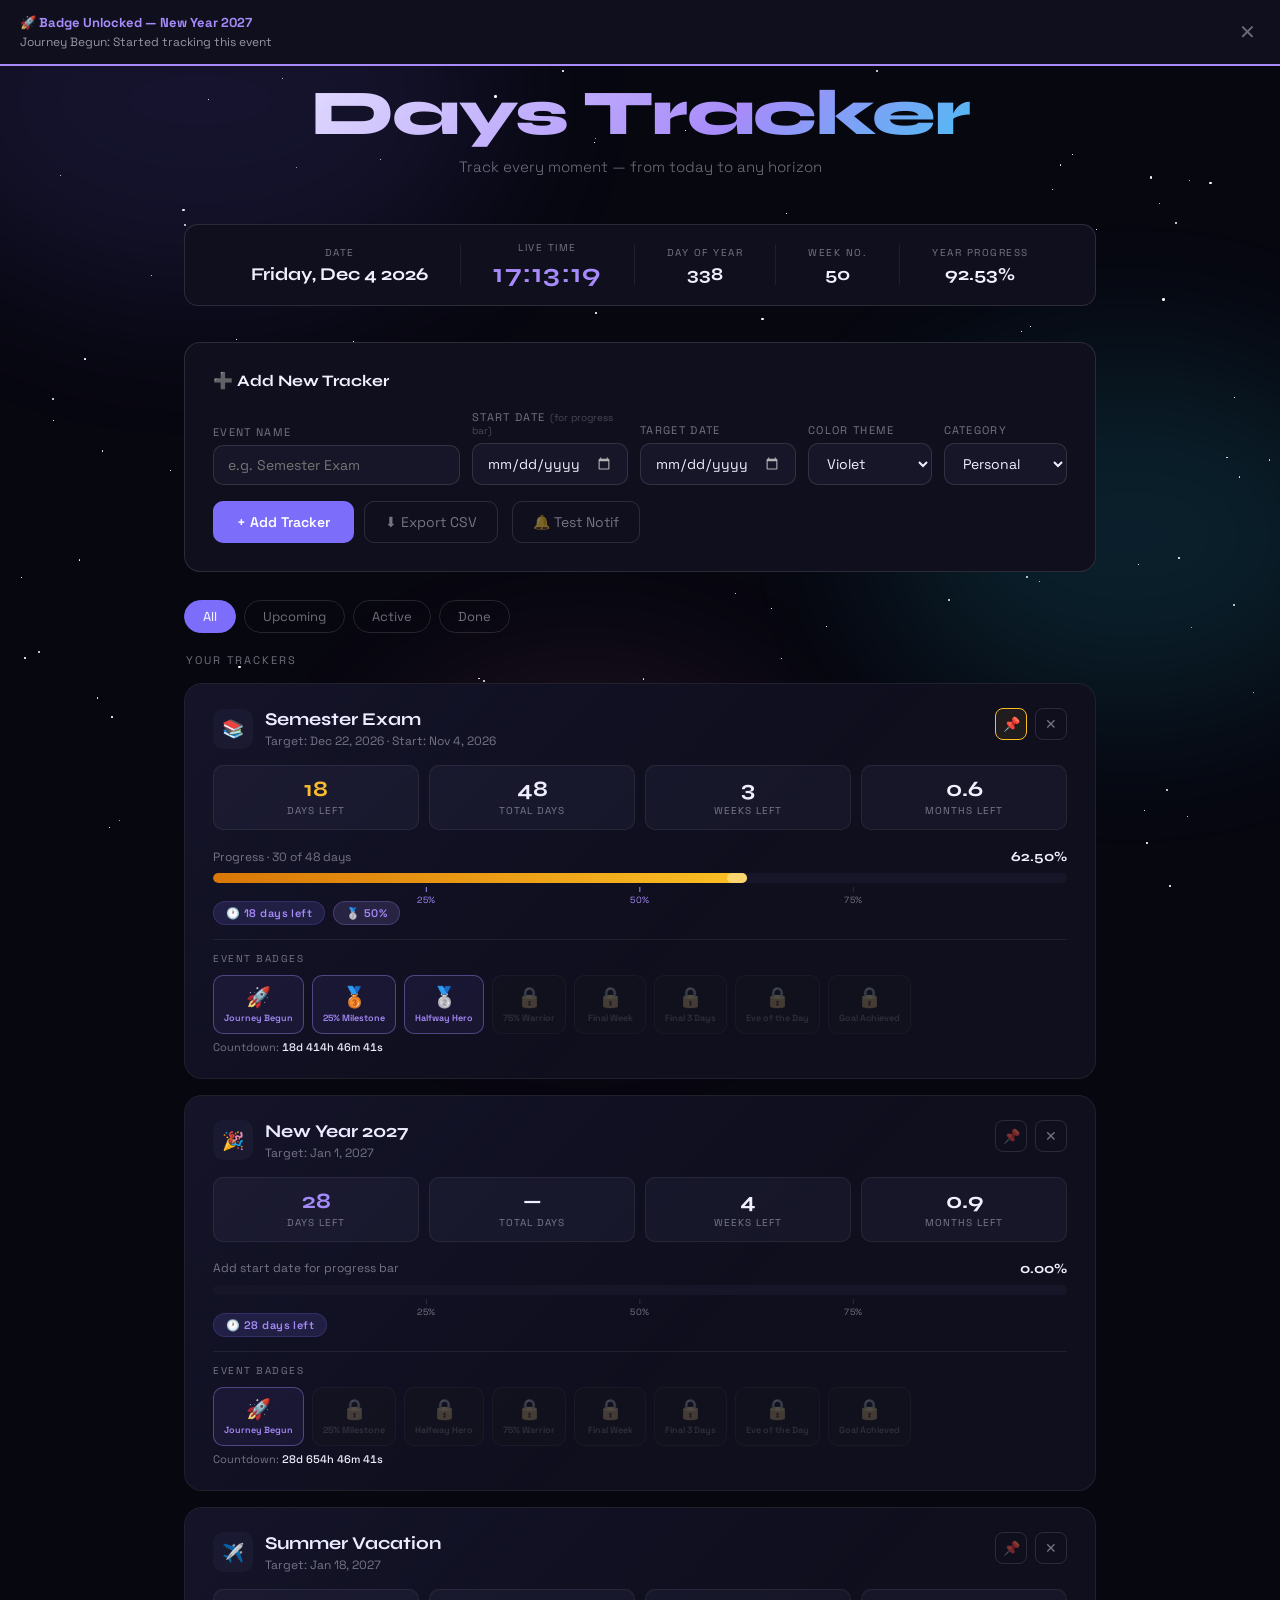
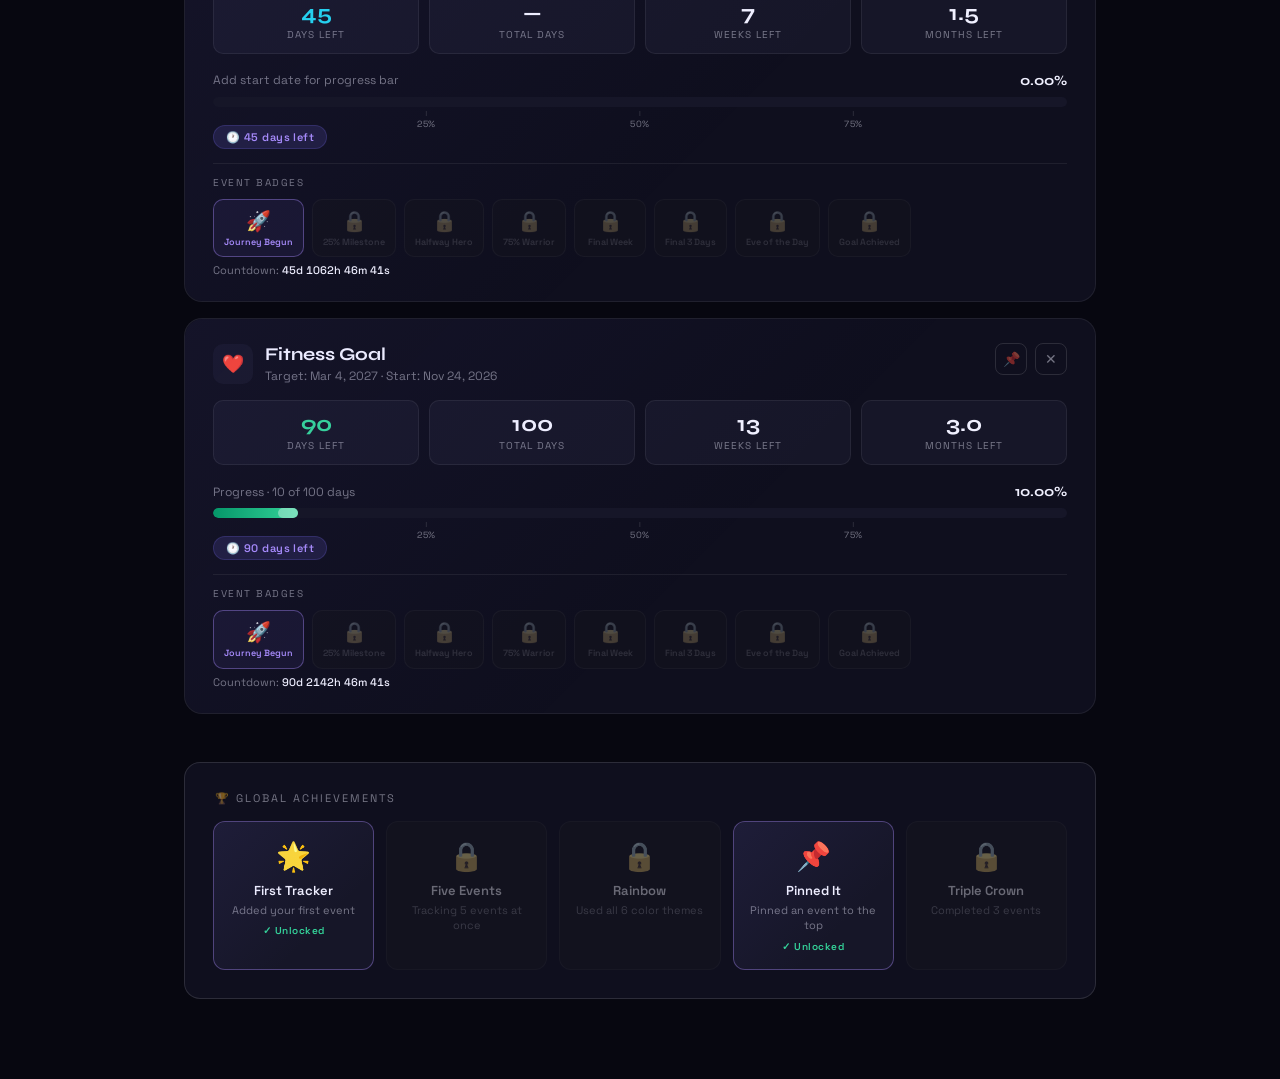
<file: index.html>
<head>
<meta charset="UTF-8">
<meta name="viewport" content="width=device-width, initial-scale=1.0">
<title>Chronos — Days Tracker</title>

<!-- PWA Manifest -->
<link rel="manifest" href="manifest.json">

<!-- Theme color -->
<meta name="theme-color" content="#070710">

<!-- PWA capable -->
<meta name="mobile-web-app-capable" content="yes">
<meta name="application-name" content="Chronos">

<!-- Icons -->
<link rel="icon" type="image/png" sizes="192x192" href="icon-192.png">
<link rel="icon" type="image/png" sizes="512x512" href="icon-512.png">

<!-- Home screen icon on Android -->
<link rel="apple-touch-icon" sizes="192x192" href="icon-192.png">

<!-- Windows tile -->
<meta name="msapplication-TileColor" content="#070710">
<meta name="msapplication-TileImage" content="icon-192.png">

<!-- Fonts -->
<link href="https://fonts.googleapis.com/css2?family=Space+Grotesk:wght@300;400;500;600;700&family=Syne:wght@400;700;800&display=swap" rel="stylesheet">

<!-- Styles -->
<link rel="stylesheet" href="style.css">

<!-- Register Service Worker -->
<script>
  if ('serviceWorker' in navigator) {
    window.addEventListener('load', function() {
      navigator.serviceWorker.register('./sw.js')
        .then(function(reg) {
          window._swReg = reg;
          console.log('SW registered:', reg.scope);
        })
        .catch(function(err) {
          console.log('SW failed:', err);
        });
    });
  }
</script>

</head>
<body>

<div id="stars"></div>
<div class="aurora aurora-1"></div>
<div class="aurora aurora-2"></div>
<div class="aurora aurora-3"></div>
<div id="confetti-container"></div>
<div id="alert-banner-container"></div>

<div class="container">

  <header>
    <div class="logo">Chronos</div>
    <h1>Days Tracker</h1>
    <p class="subtitle">Track every moment — from today to any horizon</p>
  </header>

  <!-- LIVE CLOCK -->
  <div class="clock-bar">
    <div class="clock-item">
      <div class="clock-label">Date</div>
      <div class="clock-value" id="cl-date">—</div>
    </div>
    <div class="clock-sep"></div>
    <div class="clock-item">
      <div class="clock-label">Live Time</div>
      <div class="clock-value time" id="cl-time">—</div>
    </div>
    <div class="clock-sep"></div>
    <div class="clock-item">
      <div class="clock-label">Day of Year</div>
      <div class="clock-value" id="cl-doy">—</div>
    </div>
    <div class="clock-sep"></div>
    <div class="clock-item">
      <div class="clock-label">Week No.</div>
      <div class="clock-value" id="cl-week">—</div>
    </div>
    <div class="clock-sep"></div>
    <div class="clock-item">
      <div class="clock-label">Year Progress</div>
      <div class="clock-value" id="cl-yearpct">—</div>
    </div>
  </div>

  <!-- ADD TRACKER -->
  <div class="add-section">
    <h2>➕ Add New Tracker</h2>
    <div class="form-row">
      <div class="form-group">
        <label>Event Name</label>
        <input type="text" id="inp-name" placeholder="e.g. Semester Exam" maxlength="40">
      </div>
      <div class="form-group">
        <label>Start Date <span class="optional">(for progress bar)</span></label>
        <input type="date" id="inp-start">
      </div>
      <div class="form-group">
        <label>Target Date</label>
        <input type="date" id="inp-date">
      </div>
      <div class="form-group">
        <label>Color Theme</label>
        <select id="inp-color">
          <option value="violet">Violet</option>
          <option value="cyan">Cyan</option>
          <option value="green">Green</option>
          <option value="amber">Amber</option>
          <option value="pink">Pink</option>
          <option value="red">Red</option>
        </select>
      </div>
      <div class="form-group">
        <label>Category</label>
        <select id="inp-category">
          <option value="personal">Personal</option>
          <option value="academic">Academic</option>
          <option value="work">Work</option>
          <option value="health">Health</option>
          <option value="travel">Travel</option>
          <option value="event">Event</option>
        </select>
      </div>
    </div>
    <div class="form-actions">
      <button class="btn-add" onclick="addTracker()">+ Add Tracker</button>
      <button class="btn-export" onclick="exportCSV()">⬇ Export CSV</button>
      <button class="btn-export" onclick="testNotification()" style="margin-left:4px">🔔 Test Notif</button>
    </div>
  </div>

  <!-- FILTER BAR -->
  <div class="filter-bar">
    <button class="filter-btn active" onclick="setFilter('all', this)">All</button>
    <button class="filter-btn" onclick="setFilter('upcoming', this)">Upcoming</button>
    <button class="filter-btn" onclick="setFilter('active', this)">Active</button>
    <button class="filter-btn" onclick="setFilter('done', this)">Done</button>
  </div>

  <div class="section-title">Your Trackers</div>

  <div id="trackers">
    <div id="empty">
      <div class="empty-icon">🕐</div>
      <p>No trackers yet — add one above</p>
    </div>
  </div>

  <!-- GLOBAL ACHIEVEMENTS -->
  <div class="achievements-panel">
    <div class="section-title" style="margin-bottom:16px">🏆 Global Achievements</div>
    <div id="achievements-grid" class="achievements-grid"></div>
  </div>

</div>

<div id="toast" class="toast"></div>

<script src="script.js"></script>
</body>
</html>
</file>
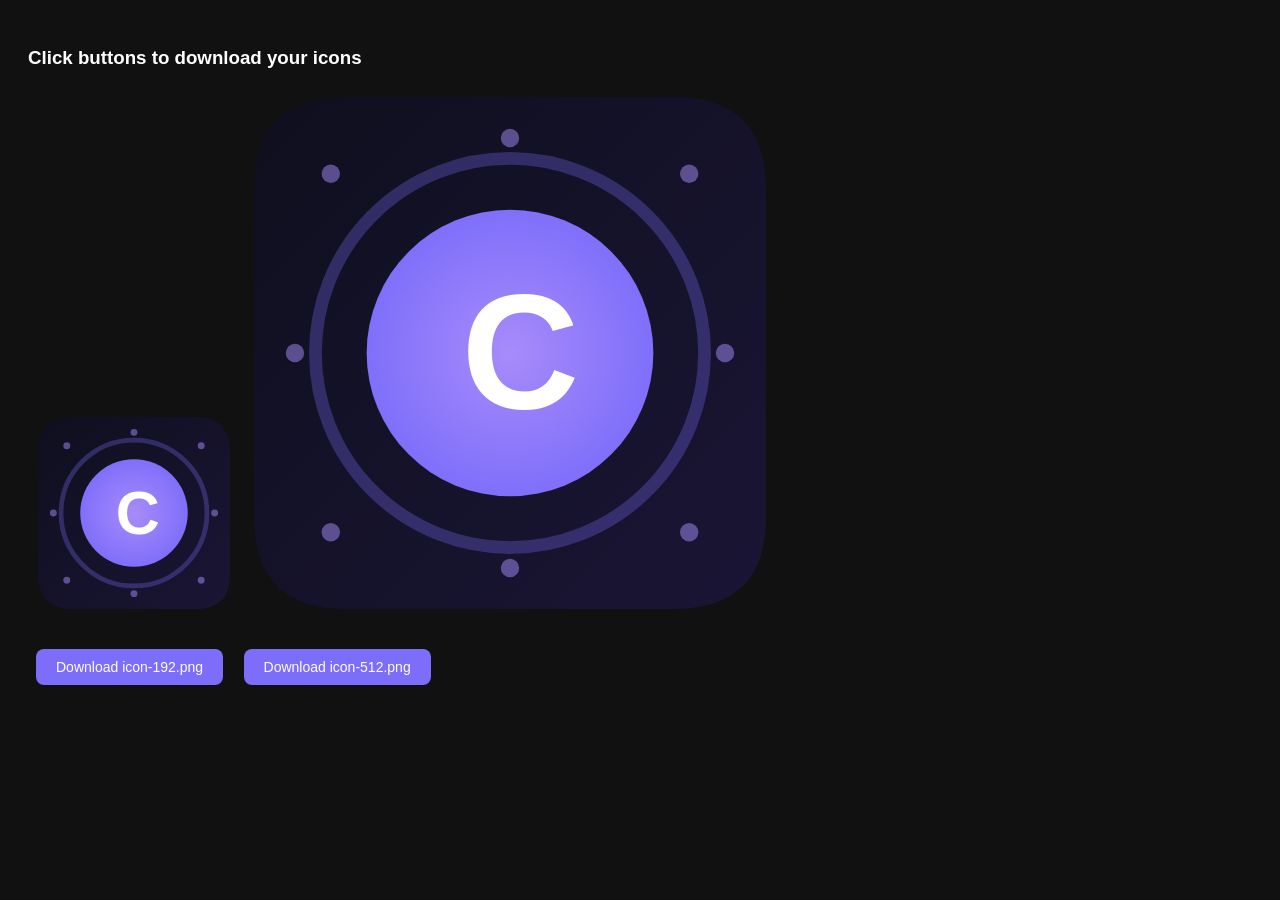
<file: create icon.html>
<!DOCTYPE html>
<html>
<head><title>Icon Generator</title></head>
<body style="background:#111;color:white;font-family:sans-serif;padding:20px">

<h3>Click buttons to download your icons</h3>

<canvas id="c192" width="192" height="192" style="border-radius:24px;margin:10px"></canvas>
<canvas id="c512" width="512" height="512" style="border-radius:24px;margin:10px"></canvas>

<br><br>
<button onclick="download('c192','icon-192.png')"
  style="padding:10px 20px;margin:8px;background:#7c6dfa;color:white;border:none;border-radius:8px;cursor:pointer;font-size:14px">
  Download icon-192.png
</button>
<button onclick="download('c512','icon-512.png')"
  style="padding:10px 20px;margin:8px;background:#7c6dfa;color:white;border:none;border-radius:8px;cursor:pointer;font-size:14px">
  Download icon-512.png
</button>

<script>
function drawIcon(canvasId, size) {
  var canvas = document.getElementById(canvasId);
  var ctx    = canvas.getContext('2d');
  var r      = size * 0.18; // corner radius

  // Background — dark purple rounded rect
  ctx.beginPath();
  ctx.moveTo(r, 0);
  ctx.lineTo(size - r, 0);
  ctx.quadraticCurveTo(size, 0, size, r);
  ctx.lineTo(size, size - r);
  ctx.quadraticCurveTo(size, size, size - r, size);
  ctx.lineTo(r, size);
  ctx.quadraticCurveTo(0, size, 0, size - r);
  ctx.lineTo(0, r);
  ctx.quadraticCurveTo(0, 0, r, 0);
  ctx.closePath();

  // Gradient background
  var grad = ctx.createLinearGradient(0, 0, size, size);
  grad.addColorStop(0, '#0f0f1e');
  grad.addColorStop(1, '#1a1535');
  ctx.fillStyle = grad;
  ctx.fill();

  // Outer glow ring
  ctx.beginPath();
  ctx.arc(size/2, size/2, size * 0.38, 0, Math.PI * 2);
  ctx.strokeStyle = 'rgba(124,109,250,0.3)';
  ctx.lineWidth = size * 0.025;
  ctx.stroke();

  // Inner circle
  var innerGrad = ctx.createRadialGradient(size/2, size/2, 0, size/2, size/2, size*0.3);
  innerGrad.addColorStop(0, '#a78bfa');
  innerGrad.addColorStop(1, '#7c6dfa');
  ctx.beginPath();
  ctx.arc(size/2, size/2, size * 0.28, 0, Math.PI * 2);
  ctx.fillStyle = innerGrad;
  ctx.fill();

  // Letter C
  ctx.font = 'bold ' + Math.floor(size * 0.32) + 'px Arial';
  ctx.fillStyle = 'white';
  ctx.textAlign = 'center';
  ctx.textBaseline = 'middle';
  ctx.fillText('C', size/2 + size*0.02, size/2 + size*0.02);

  // Small dots — decorative stars
  var dotPositions = [
    [0.15, 0.15], [0.85, 0.15],
    [0.15, 0.85], [0.85, 0.85],
    [0.5,  0.08], [0.08, 0.5],
    [0.92, 0.5],  [0.5,  0.92]
  ];
  for (var i = 0; i < dotPositions.length; i++) {
    ctx.beginPath();
    ctx.arc(
      dotPositions[i][0] * size,
      dotPositions[i][1] * size,
      size * 0.018, 0, Math.PI * 2
    );
    ctx.fillStyle = 'rgba(167,139,250,0.5)';
    ctx.fill();
  }
}

function download(canvasId, filename) {
  var canvas = document.getElementById(canvasId);
  var a      = document.createElement('a');
  a.download = filename;
  a.href     = canvas.toDataURL('image/png');
  a.click();
}

// Draw both
drawIcon('c192', 192);
drawIcon('c512', 512);
</script>
</body>
</html>
</file>
<file: style.css>
:root {
  --bg: #070710;
  --surface: #0f0f1e;
  --surface2: #161628;
  --border: rgba(255,255,255,0.07);
  --border2: rgba(255,255,255,0.12);
  --text: #f0f0ff;
  --muted: rgba(240,240,255,0.45);
  --accent: #7c6dfa;
  --accent2: #a78bfa;
  --cyan: #22d3ee;
  --green: #34d399;
  --amber: #fbbf24;
  --red: #f87171;
  --pink: #f472b6;
}

* { margin: 0; padding: 0; box-sizing: border-box; }

body {
  font-family: 'Space Grotesk', sans-serif;
  background: var(--bg);
  color: var(--text);
  min-height: 100vh;
  overflow-x: hidden;
}

/* ── STARS ── */
#stars {
  position: fixed; inset: 0; z-index: 0; pointer-events: none; overflow: hidden;
}
.star {
  position: absolute; border-radius: 50%; background: white;
  animation: twinkle var(--d, 3s) ease-in-out infinite var(--delay, 0s);
}
@keyframes twinkle {
  0%,100% { opacity: var(--min-op, 0.1); transform: scale(1); }
  50% { opacity: var(--max-op, 0.8); transform: scale(1.3); }
}

/* ── AURORA ── */
.aurora {
  position: fixed; z-index: 0; border-radius: 50%;
  filter: blur(80px); pointer-events: none; opacity: 0.12;
}
.aurora-1 { width:600px; height:400px; background:#7c6dfa; top:-100px; left:-100px; animation: drift1 18s ease-in-out infinite; }
.aurora-2 { width:500px; height:350px; background:#22d3ee; top:40%; right:-100px; animation: drift2 22s ease-in-out infinite; }
.aurora-3 { width:400px; height:300px; background:#f472b6; bottom:-80px; left:30%; animation: drift3 15s ease-in-out infinite; }
@keyframes drift1 { 0%,100%{transform:translate(0,0) scale(1)} 50%{transform:translate(60px,40px) scale(1.1)} }
@keyframes drift2 { 0%,100%{transform:translate(0,0) scale(1)} 50%{transform:translate(-50px,30px) scale(1.08)} }
@keyframes drift3 { 0%,100%{transform:translate(0,0) scale(1)} 50%{transform:translate(40px,-50px) scale(1.12)} }

/* ── LAYOUT ── */
.container {
  position: relative; z-index: 1;
  max-width: 960px; margin: 0 auto;
  padding: 48px 24px 80px;
}

/* ── HEADER ── */
header { text-align: center; margin-bottom: 48px; }
.logo {
  font-family: 'Syne', sans-serif; font-size: 13px; font-weight: 700;
  letter-spacing: 0.25em; text-transform: uppercase; color: var(--accent2); margin-bottom: 16px;
}
h1 {
  font-family: 'Syne', sans-serif; font-size: clamp(36px, 6vw, 64px);
  font-weight: 800; line-height: 1.05; letter-spacing: -0.02em;
  background: linear-gradient(135deg, var(--text) 0%, var(--accent2) 60%, var(--cyan) 100%);
  -webkit-background-clip: text; -webkit-text-fill-color: transparent;
  background-clip: text; margin-bottom: 10px;
}
.subtitle { color: var(--muted); font-size: 15px; font-weight: 300; }

/* ── CLOCK BAR ── */
.clock-bar {
  display: flex; align-items: center; justify-content: center;
  flex-wrap: wrap; gap: 20px 32px;
  background: var(--surface); border: 0.5px solid var(--border2);
  border-radius: 14px; padding: 16px 28px; margin-bottom: 36px;
}
.clock-item { text-align: center; }
.clock-label { font-size: 10px; letter-spacing: 0.15em; text-transform: uppercase; color: var(--muted); margin-bottom: 4px; }
.clock-value { font-family: 'Syne', sans-serif; font-size: 18px; font-weight: 700; color: var(--text); }
.clock-value.time { font-size: 26px; color: var(--accent2); letter-spacing: 0.05em; }
.clock-sep { width: 1px; height: 40px; background: var(--border); }

/* ── ADD SECTION ── */
.add-section {
  background: var(--surface); border: 0.5px solid var(--border2);
  border-radius: 16px; padding: 28px; margin-bottom: 28px;
}
.add-section h2 { font-family: 'Syne', sans-serif; font-size: 16px; font-weight: 700; margin-bottom: 20px; }
.form-row {
  display: grid;
  grid-template-columns: 2fr 1fr 1fr 1fr 1fr;
  gap: 12px; align-items: end; margin-bottom: 16px;
}
.form-group { display: flex; flex-direction: column; gap: 6px; }
.form-group label { font-size: 11px; letter-spacing: 0.12em; text-transform: uppercase; color: var(--muted); }
.optional { font-size: 10px; color: rgba(240,240,255,0.25); text-transform: none; letter-spacing: 0; }
.form-group input,
.form-group select {
  background: var(--surface2); border: 0.5px solid var(--border2);
  color: var(--text); border-radius: 10px; padding: 10px 14px;
  font-family: 'Space Grotesk', sans-serif; font-size: 14px;
  outline: none; transition: border-color 0.2s;
}
.form-group input:focus,
.form-group select:focus { border-color: var(--accent); }
.form-group input[type="date"]::-webkit-calendar-picker-indicator { filter: invert(0.7); }
.form-group select option { background: #161628; }
.form-actions { display: flex; gap: 10px; }
.btn-add {
  background: var(--accent); color: white; border: none; border-radius: 10px;
  padding: 11px 24px; font-family: 'Space Grotesk', sans-serif;
  font-size: 14px; font-weight: 600; cursor: pointer;
  transition: opacity 0.2s, transform 0.15s;
}
.btn-add:hover { opacity: 0.85; transform: translateY(-1px); }
.btn-add:active { transform: scale(0.97); }
.btn-export {
  background: transparent; color: var(--muted); border: 0.5px solid var(--border2);
  border-radius: 10px; padding: 11px 20px;
  font-family: 'Space Grotesk', sans-serif; font-size: 14px; cursor: pointer;
  transition: border-color 0.2s, color 0.2s;
}
.btn-export:hover { border-color: var(--cyan); color: var(--cyan); }

/* ── FILTER BAR ── */
.filter-bar {
  display: flex; gap: 8px; margin-bottom: 20px; flex-wrap: wrap;
}
.filter-btn {
  background: transparent; color: var(--muted); border: 0.5px solid var(--border2);
  border-radius: 99px; padding: 7px 18px;
  font-family: 'Space Grotesk', sans-serif; font-size: 13px; cursor: pointer;
  transition: all 0.2s;
}
.filter-btn:hover { border-color: var(--accent); color: var(--accent2); }
.filter-btn.active { background: var(--accent); color: white; border-color: var(--accent); }

/* ── SECTION TITLE ── */
.section-title {
  font-size: 11px; letter-spacing: 0.18em; text-transform: uppercase;
  color: var(--muted); margin-bottom: 16px; padding-left: 2px;
}

/* ── TRACKER CARDS ── */
#trackers { display: flex; flex-direction: column; gap: 16px; }

.tracker-card {
  background: var(--surface); border: 0.5px solid var(--border);
  border-radius: 18px; padding: 24px 28px;
  animation: slideIn 0.4s cubic-bezier(0.16,1,0.3,1);
  position: relative; overflow: hidden;
  transition: border-color 0.3s, box-shadow 0.3s;
}
.tracker-card:hover {
  border-color: var(--border2);
  box-shadow: 0 0 32px rgba(124,109,250,0.06);
}
.tracker-card::before {
  content: ''; position: absolute; inset: 0; border-radius: 18px;
  background: linear-gradient(135deg, rgba(124,109,250,0.05) 0%, transparent 60%);
  pointer-events: none;
}
@keyframes slideIn {
  from { opacity: 0; transform: translateY(16px); }
  to   { opacity: 1; transform: translateY(0); }
}

/* ── CARD HEADER ── */
.card-header { display: flex; align-items: flex-start; justify-content: space-between; margin-bottom: 16px; gap: 12px; }
.card-left { display: flex; align-items: center; gap: 12px; flex: 1; min-width: 0; }
.category-icon {
  width: 40px; height: 40px; border-radius: 10px; display: flex;
  align-items: center; justify-content: center; font-size: 18px; flex-shrink: 0;
  background: var(--surface2);
}
.card-title-row { flex: 1; min-width: 0; }
.card-title {
  font-family: 'Syne', sans-serif; font-size: 18px; font-weight: 700;
  margin-bottom: 3px; white-space: nowrap; overflow: hidden; text-overflow: ellipsis;
}
.card-dates { font-size: 12px; color: var(--muted); }
.card-actions { display: flex; gap: 8px; flex-shrink: 0; align-items: center; }
.btn-icon {
  background: transparent; border: 0.5px solid var(--border2); color: var(--muted);
  border-radius: 8px; width: 32px; height: 32px; cursor: pointer;
  display: flex; align-items: center; justify-content: center; font-size: 14px;
  transition: all 0.2s;
}
.btn-icon.pin-btn.pinned { border-color: var(--amber); color: var(--amber); background: rgba(251,191,36,0.08); }
.btn-icon:hover { border-color: var(--red); color: var(--red); background: rgba(248,113,113,0.06); }
.btn-icon.pin-btn:hover { border-color: var(--amber); color: var(--amber); background: rgba(251,191,36,0.06); }

/* ── STATS GRID ── */
.stats-grid { display: grid; grid-template-columns: repeat(4, 1fr); gap: 10px; margin-bottom: 18px; }
.stat {
  background: var(--surface2); border-radius: 10px; padding: 12px 14px;
  text-align: center; border: 0.5px solid var(--border);
}
.stat-value { font-family: 'Syne', sans-serif; font-size: 22px; font-weight: 700; line-height: 1; margin-bottom: 4px; }
.stat-label { font-size: 10px; letter-spacing: 0.1em; text-transform: uppercase; color: var(--muted); }

/* ── PROGRESS ── */
.progress-section { margin-bottom: 14px; }
.progress-meta { display: flex; justify-content: space-between; align-items: center; margin-bottom: 8px; font-size: 12px; color: var(--muted); }
.progress-pct { font-family: 'Syne', sans-serif; font-size: 14px; font-weight: 700; color: var(--text); }
.progress-track { width: 100%; height: 10px; background: var(--surface2); border-radius: 99px; overflow: hidden; position: relative; }
.progress-fill { height: 100%; border-radius: 99px; transition: width 0.9s cubic-bezier(0.16,1,0.3,1); position: relative; }
.progress-fill::after {
  content: ''; position: absolute; right: 0; top: 0; bottom: 0;
  width: 20px; border-radius: 99px; background: rgba(255,255,255,0.35);
  animation: shimmer 2s ease-in-out infinite;
}
@keyframes shimmer { 0%,100%{opacity:0.2} 50%{opacity:0.7} }

/* ── MILESTONE MARKERS ── */
.progress-wrapper { position: relative; }
.milestone-marks { position: relative; display: flex; justify-content: space-between; padding: 4px 0 0; }
.milestone-mark {
  position: absolute; display: flex; flex-direction: column; align-items: center;
  transform: translateX(-50%); pointer-events: none;
}
.milestone-mark .tick { width: 1px; height: 5px; background: var(--border2); margin-bottom: 2px; }
.milestone-mark .mlabel { font-size: 9px; color: var(--muted); letter-spacing: 0.05em; white-space: nowrap; }
.milestone-mark.reached .tick { background: var(--accent2); }
.milestone-mark.reached .mlabel { color: var(--accent2); }

/* ── PROGRESS COLOR THEMES ── */
.color-violet { background: linear-gradient(90deg, #7c6dfa, #a78bfa); }
.color-cyan   { background: linear-gradient(90deg, #0891b2, #22d3ee); }
.color-green  { background: linear-gradient(90deg, #059669, #34d399); }
.color-amber  { background: linear-gradient(90deg, #d97706, #fbbf24); }
.color-pink   { background: linear-gradient(90deg, #be185d, #f472b6); }
.color-red    { background: linear-gradient(90deg, #dc2626, #f87171); }

/* ── BADGES ROW ── */
.badges-row { display: flex; flex-wrap: wrap; gap: 8px; margin-bottom: 12px; }
.badge {
  display: inline-flex; align-items: center; gap: 5px;
  padding: 4px 12px; border-radius: 99px; font-size: 11px; font-weight: 600; letter-spacing: 0.04em;
  border: 0.5px solid transparent; transition: transform 0.2s;
}
.badge:hover { transform: scale(1.05); }

.badge-upcoming  { background: rgba(124,109,250,0.15); color: var(--accent2); border-color: rgba(124,109,250,0.2); }
.badge-active    { background: rgba(52,211,153,0.12); color: var(--green); border-color: rgba(52,211,153,0.2); }
.badge-done      { background: rgba(248,113,113,0.12); color: var(--red); border-color: rgba(248,113,113,0.2); }
.badge-today     { background: rgba(251,191,36,0.15); color: var(--amber); border-color: rgba(251,191,36,0.25); }
.badge-milestone { background: rgba(244,114,182,0.12); color: var(--pink); border-color: rgba(244,114,182,0.2); }
.badge-quarter   { background: rgba(34,211,238,0.12); color: var(--cyan); border-color: rgba(34,211,238,0.2); }
.badge-half      { background: rgba(167,139,250,0.15); color: var(--accent2); border-color: rgba(167,139,250,0.25); }
.badge-three-q   { background: rgba(52,211,153,0.12); color: var(--green); border-color: rgba(52,211,153,0.2); }
.badge-complete  { background: rgba(251,191,36,0.15); color: var(--amber); border-color: rgba(251,191,36,0.25); }
.badge-pin       { background: rgba(251,191,36,0.12); color: var(--amber); border-color: rgba(251,191,36,0.2); }

/* ── TICKER ── */
.ticker { font-size: 11px; color: var(--muted); margin-top: 6px; font-variant-numeric: tabular-nums; }
.ticker span { color: var(--text); font-weight: 500; }

/* ── EMPTY STATE ── */
#empty {
  text-align: center; padding: 64px 24px;
  border: 0.5px dashed var(--border2); border-radius: 18px; color: var(--muted);
}
.empty-icon { font-size: 48px; margin-bottom: 16px; opacity: 0.3; }

/* ── ACHIEVEMENTS PANEL ── */
.achievements-panel {
  margin-top: 48px; background: var(--surface);
  border: 0.5px solid var(--border2); border-radius: 16px; padding: 28px;
}
.achievements-grid { display: grid; grid-template-columns: repeat(auto-fill, minmax(160px, 1fr)); gap: 12px; }
.achievement-card {
  background: var(--surface2); border-radius: 12px; padding: 16px 14px;
  text-align: center; border: 0.5px solid var(--border);
  transition: transform 0.2s, border-color 0.2s;
  position: relative; overflow: hidden;
}
.achievement-card.unlocked { border-color: rgba(167,139,250,0.3); }
.achievement-card.locked { opacity: 0.4; filter: grayscale(0.6); }
.achievement-card:hover { transform: translateY(-2px); }
.achievement-icon { font-size: 28px; margin-bottom: 8px; }
.achievement-name { font-size: 12px; font-weight: 600; margin-bottom: 4px; color: var(--text); }
.achievement-desc { font-size: 10px; color: var(--muted); line-height: 1.4; }
.achievement-card.unlocked .achievement-icon { filter: drop-shadow(0 0 6px rgba(167,139,250,0.6)); }
.achievement-card.unlocked::before {
  content: ''; position: absolute; inset: 0; border-radius: 12px;
  background: linear-gradient(135deg, rgba(124,109,250,0.07) 0%, transparent 70%);
  pointer-events: none;
}
.new-badge {
  position: absolute; top: 8px; right: 8px;
  background: var(--accent); color: white; font-size: 9px; font-weight: 700;
  padding: 2px 6px; border-radius: 99px; letter-spacing: 0.06em;
}

/* ── TOAST ── */
.toast {
  position: fixed; bottom: 28px; right: 28px; z-index: 999;
  background: var(--surface2); border: 0.5px solid var(--border2);
  border-radius: 12px; padding: 14px 20px; font-size: 14px;
  max-width: 320px; box-shadow: 0 8px 32px rgba(0,0,0,0.4);
  transform: translateY(20px); opacity: 0; pointer-events: none;
  transition: all 0.3s cubic-bezier(0.16,1,0.3,1);
}
.toast.show { transform: translateY(0); opacity: 1; pointer-events: auto; }

/* ── CONFETTI ── */
#confetti-container { position: fixed; inset: 0; z-index: 998; pointer-events: none; }
.confetti-piece {
  position: absolute; width: 8px; height: 8px; border-radius: 2px;
  animation: confettiFall linear forwards;
}
@keyframes confettiFall {
  0%   { transform: translateY(-20px) rotate(0deg); opacity: 1; }
  100% { transform: translateY(100vh) rotate(720deg); opacity: 0; }
}

/* ── RESPONSIVE ── */
@media (max-width: 760px) {
  .form-row { grid-template-columns: 1fr 1fr; }
  .stats-grid { grid-template-columns: repeat(2, 1fr); }
  .clock-sep { display: none; }
}
@media (max-width: 480px) {
  .form-row { grid-template-columns: 1fr; }
  .achievements-grid { grid-template-columns: repeat(2, 1fr); }
}
/* ── ACHIEVEMENT CARDS ── */
.achievement-card {
  background: var(--surface2);
  border-radius: 12px;
  padding: 16px 14px;
  text-align: center;
  border: 0.5px solid var(--border);
  transition: transform 0.2s, border-color 0.3s;
  cursor: default;
}
.achievement-card:hover { transform: translateY(-3px); }
.achievement-card.unlocked { border-color: rgba(167,139,250,0.4); }
.achievement-card.locked   { opacity: 0.4; filter: grayscale(0.5); }
.achievement-card.unlocked::before {
  content: '';
  position: absolute; inset: 0; border-radius: 12px;
  background: linear-gradient(135deg, rgba(124,109,250,0.08) 0%, transparent 70%);
  pointer-events: none;
}
.ach-icon           { font-size: 28px; margin-bottom: 8px; }
.ach-name           { font-size: 13px; font-weight: 600; margin-bottom: 4px; color: var(--text); }
.ach-desc           { font-size: 11px; color: var(--muted); line-height: 1.4; }
.ach-unlocked-label { font-size: 10px; color: var(--green); margin-top: 6px; font-weight: 600; letter-spacing: 0.05em; }

/* ── BADGES ── */
.badge-complete { background: rgba(251,191,36,0.15);  color: var(--amber); border-color: rgba(251,191,36,0.25); }
.badge-three-q  { background: rgba(52,211,153,0.12);  color: var(--green); border-color: rgba(52,211,153,0.2);  }
.badge-half     { background: rgba(167,139,250,0.15); color: var(--accent2); border-color: rgba(167,139,250,0.25); }
.badge-quarter  { background: rgba(34,211,238,0.12);  color: var(--cyan);  border-color: rgba(34,211,238,0.2);  }
.badge-today    { background: rgba(251,191,36,0.15);  color: var(--amber); border-color: rgba(251,191,36,0.25); }
.badge-done     { background: rgba(52,211,153,0.12);  color: var(--green); border-color: rgba(52,211,153,0.2);  }
.badge-milestone{ background: rgba(248,113,113,0.12); color: var(--red);   border-color: rgba(248,113,113,0.2); }
.badge-upcoming { background: rgba(124,109,250,0.15); color: var(--accent2); border-color: rgba(124,109,250,0.2); }
@keyframes slideDown {
  from { transform: translateY(-100%); opacity: 0; }
  to   { transform: translateY(0);     opacity: 1; }
}
.event-ach-section {
  margin-top: 14px;
  border-top: 0.5px solid var(--border);
  padding-top: 12px;
}
.event-ach-title {
  font-size: 10px; letter-spacing: 0.15em;
  text-transform: uppercase; color: var(--muted); margin-bottom: 10px;
}
.event-ach-row   { display: flex; flex-wrap: wrap; gap: 8px; }
.event-ach-badge {
  display: flex; flex-direction: column; align-items: center;
  gap: 3px; padding: 8px 10px; border-radius: 10px;
  border: 0.5px solid var(--border2); background: var(--surface2);
  min-width: 72px; text-align: center; transition: transform 0.2s;
}
.event-ach-badge:hover  { transform: translateY(-2px); }
.event-ach-badge.unlocked {
  border-color: rgba(167,139,250,0.4);
  background: rgba(124,109,250,0.08);
}
.event-ach-badge.locked { opacity: 0.3; filter: grayscale(0.6); }
.eab-icon { font-size: 20px; }
.eab-name { font-size: 9px; font-weight: 600; color: var(--muted); line-height: 1.3; }
.event-ach-badge.unlocked .eab-name { color: var(--accent2); }
.achievement-card {
  background: var(--surface2); border-radius: 12px;
  padding: 16px 14px; text-align: center;
  border: 0.5px solid var(--border);
  transition: transform 0.2s; position: relative; overflow: hidden;
}
.achievement-card:hover   { transform: translateY(-3px); }
.achievement-card.unlocked { border-color: rgba(167,139,250,0.4); }
.achievement-card.locked   { opacity: 0.4; filter: grayscale(0.5); }
.ach-icon            { font-size: 28px; margin-bottom: 8px; }
.ach-name            { font-size: 13px; font-weight: 600; color: var(--text); margin-bottom: 4px; }
.ach-desc            { font-size: 11px; color: var(--muted); line-height: 1.4; }
.ach-unlocked-label  { font-size: 10px; color: var(--green); margin-top: 6px; font-weight: 600; }
.badge-complete  { background:rgba(251,191,36,0.15);  color:var(--amber);   border-color:rgba(251,191,36,0.25); }
.badge-three-q   { background:rgba(52,211,153,0.12);  color:var(--green);   border-color:rgba(52,211,153,0.2);  }
.badge-half      { background:rgba(167,139,250,0.15); color:var(--accent2); border-color:rgba(167,139,250,0.25);}
.badge-quarter   { background:rgba(34,211,238,0.12);  color:var(--cyan);    border-color:rgba(34,211,238,0.2);  }
.badge-today     { background:rgba(251,191,36,0.15);  color:var(--amber);   border-color:rgba(251,191,36,0.25); }
.badge-done      { background:rgba(52,211,153,0.12);  color:var(--green);   border-color:rgba(52,211,153,0.2);  }
.badge-milestone { background:rgba(248,113,113,0.12); color:var(--red);     border-color:rgba(248,113,113,0.2); }
.badge-upcoming  { background:rgba(124,109,250,0.15); color:var(--accent2); border-color:rgba(124,109,250,0.2); }
</file>
